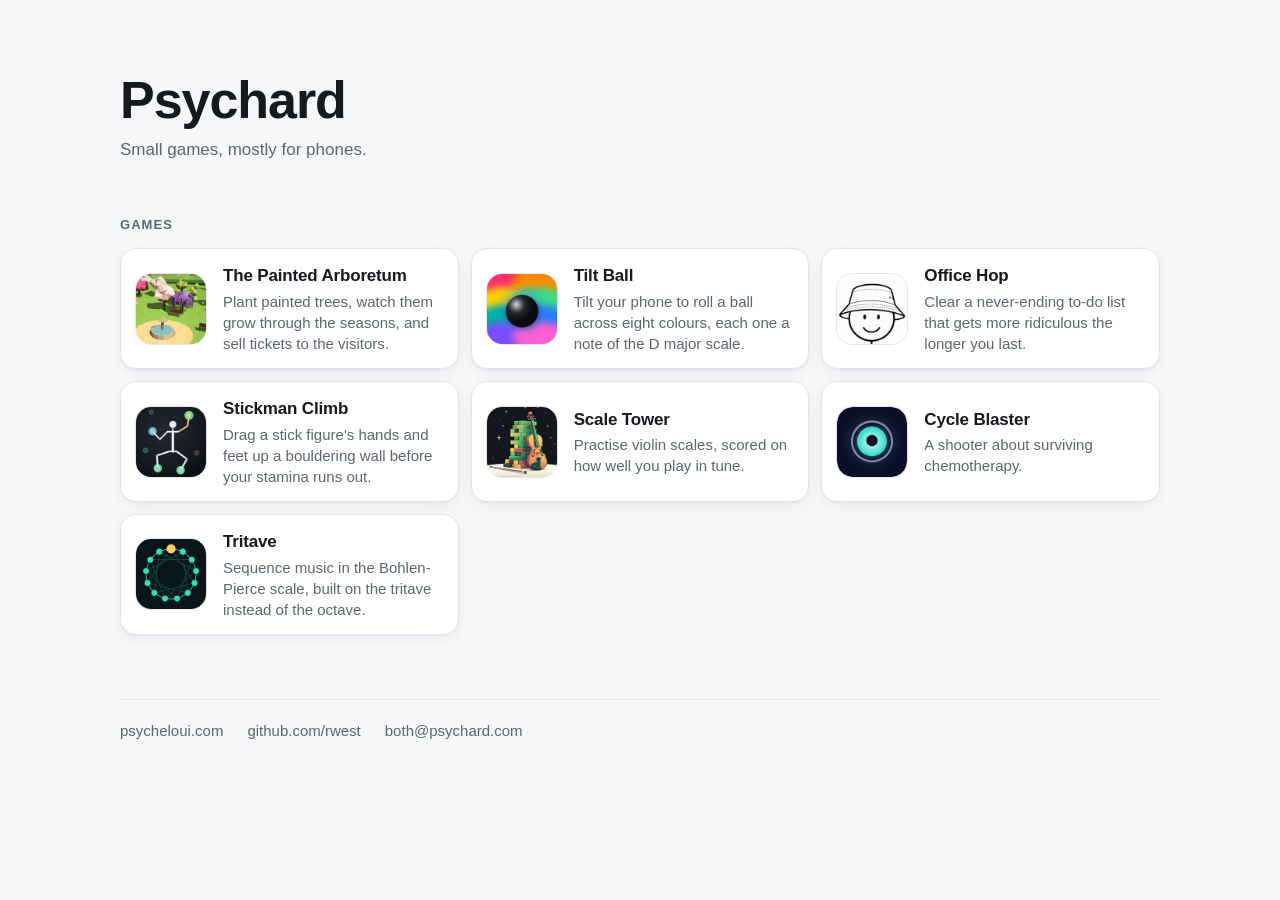
<file: index.html>
<!doctype html>
<html lang="en">
<head>
<meta charset="utf-8">
<meta name="viewport" content="width=device-width, initial-scale=1, viewport-fit=cover">

<title>Psychard — small games, mostly for phones</title>
<meta name="description" content="Games made by the Psychard family: a garden of painted trees, a tilt-controlled sound toy, a bouldering puzzle, a violin scales trainer, a chemo shooter, an office platformer and a Bohlen-Pierce sequencer.">
<link rel="canonical" href="https://www.psychard.com/">

<meta name="theme-color" content="#f6f7f9" media="(prefers-color-scheme: light)">
<meta name="theme-color" content="#0b0d11" media="(prefers-color-scheme: dark)">

<link rel="icon" href="/icons/psychard.svg" type="image/svg+xml">
<link rel="icon" href="/icons/favicon-32.png" sizes="32x32" type="image/png">
<link rel="apple-touch-icon" href="/icons/apple-touch-icon.png">

<meta property="og:type" content="website">
<meta property="og:url" content="https://www.psychard.com/">
<meta property="og:title" content="Psychard">
<meta property="og:description" content="Small games, mostly for phones.">
<meta property="og:image" content="https://www.psychard.com/icons/og.png">
<meta property="og:image:width" content="1200">
<meta property="og:image:height" content="630">
<meta name="twitter:card" content="summary_large_image">

<link rel="stylesheet" href="/styles.css">
</head>
<body>

<div class="wrap">

  <header>
    <h1 class="site-title">Psychard</h1>
    <p class="tagline">Small games, mostly for phones.</p>
  </header>

  <main>
    <h2 class="section-heading">Games</h2>

    <!-- ─────────────────────────────────────────────────────────────────────
         To add a game: copy one <li> block, change the link, icon, name and
         description, and drop a square PNG (180×180 is plenty) into /icons/.
         Nothing else needs touching — the grid reflows on its own.
         ───────────────────────────────────────────────────────────────────── -->
    <ul class="games">

      <li>
        <a class="card" href="https://arboretum.psychard.com/">
          <img class="card__icon" src="/icons/arboretum.png" alt="" width="180" height="180">
          <span class="card__text">
            <span class="card__name">The Painted Arboretum</span>
            <span class="card__desc">Plant painted trees, watch them grow through the seasons, and sell tickets to the visitors.</span>
          </span>
        </a>
      </li>

      <li>
        <a class="card" href="/tilt/">
          <img class="card__icon" src="/icons/tilt.png" alt="" width="180" height="180">
          <span class="card__text">
            <span class="card__name">Tilt Ball</span>
            <span class="card__desc">Tilt your phone to roll a ball across eight colours, each one a note of the D major scale.</span>
          </span>
        </a>
      </li>

     <li>
        <a class="card" href="https://psycheloui.github.io/Cell-blaster/office-hop.html">
          <img class="card__icon" src="/icons/office-hop.png" alt="" width="180" height="180">
          <span class="card__text">
            <span class="card__name">Office Hop</span>
            <span class="card__desc">Clear a never-ending to-do list that gets more ridiculous the longer you last.</span>
          </span>
        </a>
      </li>
         
      <li>
        <a class="card" href="https://climb.psychard.com/">
          <img class="card__icon" src="/icons/climb.png" alt="" width="180" height="180">
          <span class="card__text">
            <span class="card__name">Stickman Climb</span>
            <span class="card__desc">Drag a stick figure's hands and feet up a bouldering wall before your stamina runs out.</span>
          </span>
        </a>
      </li>

      <li>
        <a class="card" href="https://rwest.github.io/scales-tuner/">
          <img class="card__icon" src="/icons/scales.png" alt="" width="180" height="180">
          <span class="card__text">
            <span class="card__name">Scale Tower</span>
            <span class="card__desc">Practise violin scales, scored on how well you play in tune.</span>
          </span>
        </a>
      </li>

      <li>
        <a class="card" href="https://psycheloui.github.io/Cell-blaster/cell-blaster.html">
          <img class="card__icon" src="/icons/cycle-blaster.png" alt="" width="180" height="180">
          <span class="card__text">
            <span class="card__name">Cycle Blaster</span>
            <span class="card__desc">A shooter about surviving chemotherapy.</span>
          </span>
        </a>
      </li>

      <li>
        <a class="card" href="https://psycheloui.github.io/Cell-blaster/bp-sequencer.html">
          <img class="card__icon" src="/icons/tritave.png" alt="" width="180" height="180">
          <span class="card__text">
            <span class="card__name">Tritave</span>
            <span class="card__desc">Sequence music in the Bohlen-Pierce scale, built on the tritave instead of the octave.</span>
          </span>
        </a>
      </li>

    </ul>
    <!-- ───────────────────────────────── end of games ────────────────────── -->

    <!-- Merch goes here when the Printful store is ready. Same pattern:
         <h2 class="section-heading">Merch</h2> followed by a <ul class="games">. -->
  </main>

  <footer class="site-footer">
    <a href="https://psycheloui.com/">psycheloui.com</a>
    <a href="https://github.com/rwest">github.com/rwest</a>
    <a href="mailto:both@psychard.com">both@psychard.com</a>
  </footer>

</div>

</body>
</html>
</file>
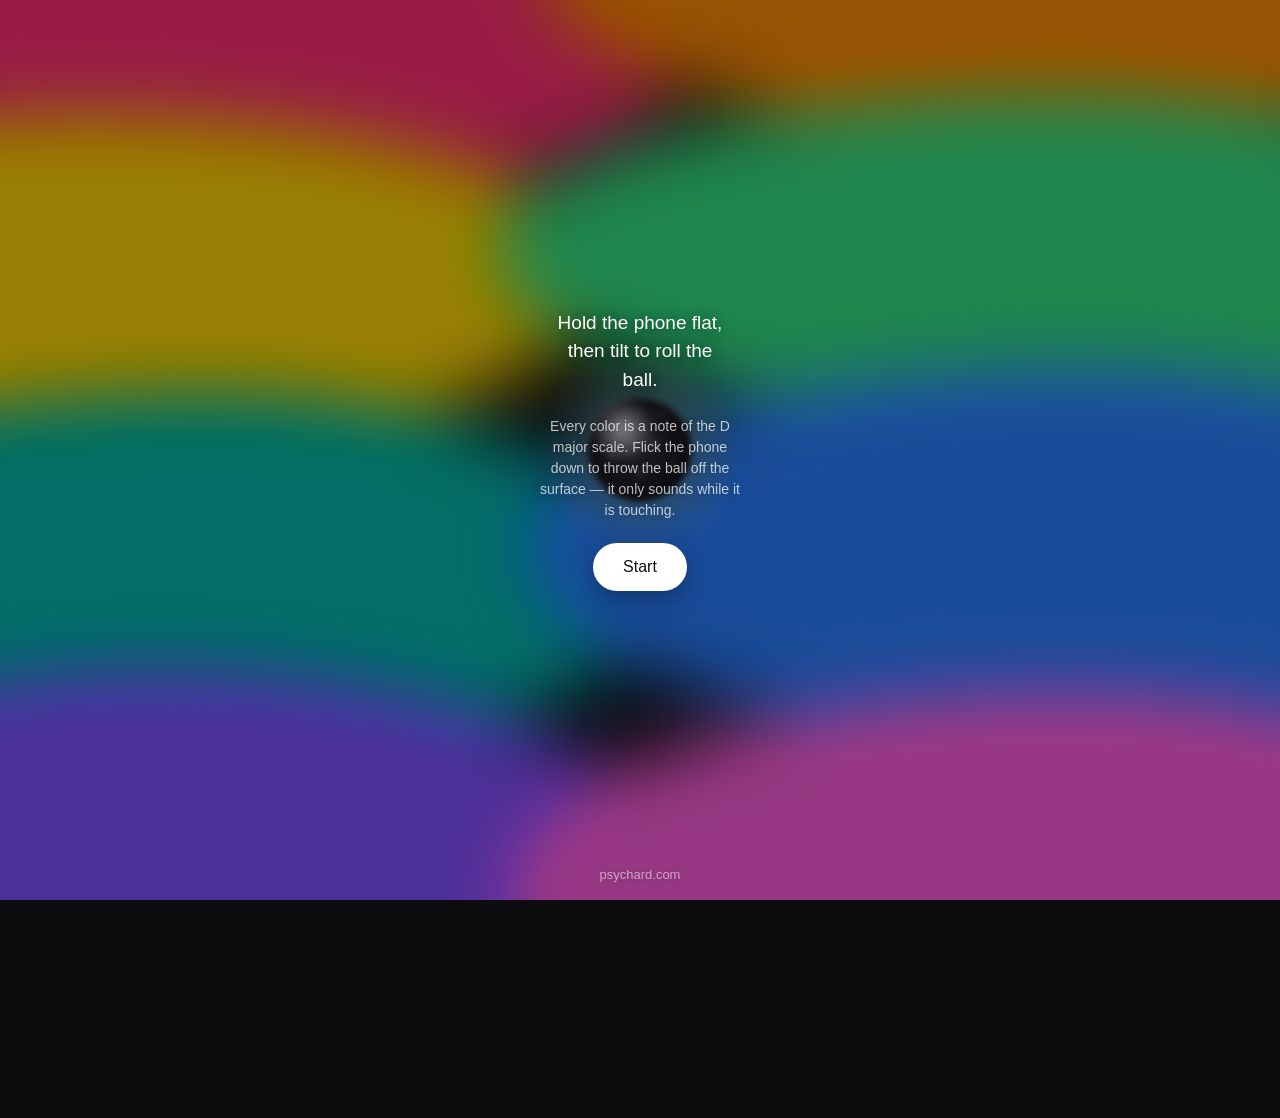
<file: tilt/index.html>
<!DOCTYPE html>
<html lang="en">
<head>
<meta charset="utf-8">
<meta name="viewport" content="width=device-width, initial-scale=1, maximum-scale=1, viewport-fit=cover">
<meta name="theme-color" content="#0d0d10">
<title>Tilt Ball — Psychard</title>
<meta name="description" content="Tilt your phone to roll a ball across eight colours. Every colour is a note of the D major scale; pick the instrument that plays them.">
<link rel="canonical" href="https://www.psychard.com/tilt/">
<link rel="manifest" href="/tilt/manifest.json">
<link rel="icon" href="/icons/psychard.svg" type="image/svg+xml">
<link rel="icon" href="/icons/favicon-32.png" sizes="32x32" type="image/png">
<link rel="apple-touch-icon" href="/icons/tilt.png">
<meta name="apple-mobile-web-app-capable" content="yes">
<meta name="mobile-web-app-capable" content="yes">
<meta name="apple-mobile-web-app-status-bar-style" content="black-translucent">
<meta name="apple-mobile-web-app-title" content="Tilt Ball">
<meta property="og:type" content="website">
<meta property="og:site_name" content="Psychard">
<meta property="og:url" content="https://www.psychard.com/tilt/">
<meta property="og:title" content="Tilt Ball">
<meta property="og:description" content="Tilt your phone to roll a ball across eight notes of the D major scale.">
<meta property="og:image" content="https://www.psychard.com/icons/og-tilt.png">
<meta property="og:image:width" content="1200">
<meta property="og:image:height" content="630">
<meta property="og:image:type" content="image/png">
<meta property="og:image:alt" content="A dark ball resting on a field of eight colours.">
<meta name="twitter:card" content="summary_large_image">
<meta name="twitter:image" content="https://www.psychard.com/icons/og-tilt.png">
<style>
  :root{
    --c1:#ff2f6d; --c2:#ff8a00; --c3:#ffd400; --c4:#3ddc84;
    --c5:#00b3a4; --c6:#2d7bff; --c7:#7b4dff; --c8:#ff5fd2;
    --ink:#111114;
  }
  *{box-sizing:border-box;-webkit-tap-highlight-color:transparent}
  html,body{height:100%;margin:0;overflow:hidden;background:#0d0d10}
  body{
    font-family:"Helvetica Neue",Helvetica,Arial,system-ui,sans-serif;
    touch-action:none;overscroll-behavior:none;position:fixed;inset:0;
  }

  #field{position:absolute;inset:-14%;filter:blur(34px) saturate(1.12)}
  .blob{position:absolute;border-radius:52% 48% 43% 57% / 47% 55% 45% 53%}
  .b1{background:var(--c1);left:-8%;top:-6%;width:62%;height:34%}
  .b2{background:var(--c2);left:44%;top:-9%;width:64%;height:31%;border-radius:60% 40% 55% 45% / 55% 50% 50% 45%}
  .b3{background:var(--c3);left:-10%;top:21%;width:58%;height:30%;border-radius:45% 55% 60% 40% / 50% 45% 55% 50%}
  .b4{background:var(--c4);left:41%;top:19%;width:67%;height:29%}
  .b5{background:var(--c5);left:-9%;top:45%;width:60%;height:31%;border-radius:55% 45% 40% 60% / 45% 55% 45% 55%}
  .b6{background:var(--c6);left:43%;top:43%;width:65%;height:33%}
  .b7{background:var(--c7);left:-11%;top:69%;width:63%;height:39%;border-radius:50% 50% 45% 55% / 55% 45% 55% 45%}
  .b8{background:var(--c8);left:42%;top:71%;width:66%;height:37%}

  canvas{position:absolute;inset:0;width:100%;height:100%;display:block}

  #gate{
    position:absolute;inset:0;display:flex;flex-direction:column;
    align-items:center;justify-content:center;gap:22px;
    background:rgba(10,10,14,.42);backdrop-filter:blur(3px);
    -webkit-backdrop-filter:blur(3px);
  }
  #gate .lead{
    margin:0;color:#fff;font-size:19px;line-height:1.5;
    text-align:center;max-width:16ch;text-shadow:0 1px 14px rgba(0,0,0,.45)
  }
  #gate .sub{
    margin:0;color:#fff;opacity:.72;font-size:14px;line-height:1.5;
    text-align:center;max-width:26ch;text-shadow:0 1px 12px rgba(0,0,0,.5)
  }
  #gate .home{
    position:absolute;bottom:calc(18px + env(safe-area-inset-bottom));
    color:#fff;opacity:.55;font-size:13px;text-decoration:none;
    text-shadow:0 1px 10px rgba(0,0,0,.5)
  }
  button{font:inherit;border:0;cursor:pointer;color:var(--ink)}
  #go{
    font-size:16px;background:#fff;border-radius:999px;padding:15px 30px;
    box-shadow:0 8px 26px rgba(0,0,0,.3);
  }
  #go:active{transform:translateY(1px)}
  button:focus-visible{outline:3px solid #fff;outline-offset:3px}

  #recenter{
    position:absolute;right:14px;top:calc(14px + env(safe-area-inset-top));
    display:none;padding:9px 15px;font-size:13px;border-radius:999px;
    background:rgba(255,255,255,.8);box-shadow:0 4px 14px rgba(0,0,0,.2);
  }

  #rack{
    position:absolute;left:0;right:0;bottom:0;display:none;
    padding:14px 12px calc(14px + env(safe-area-inset-bottom));
    background:linear-gradient(to top,rgba(8,8,12,.55),rgba(8,8,12,0));
  }
  #rack .row{display:flex;flex-wrap:wrap;gap:7px;justify-content:center}
  .voice{
    padding:9px 15px;font-size:13.5px;border-radius:999px;
    background:rgba(255,255,255,.16);color:#fff;
    border:1px solid rgba(255,255,255,.32);
    backdrop-filter:blur(6px);-webkit-backdrop-filter:blur(6px);
  }
  .voice[aria-pressed="true"]{
    background:#fff;color:var(--ink);border-color:#fff;
    box-shadow:0 4px 16px rgba(0,0,0,.28);
  }
  #enable{
    display:none;margin:0 auto 10px;padding:10px 18px;font-size:14px;
    border-radius:999px;background:#fff;color:var(--ink);
    box-shadow:0 4px 16px rgba(0,0,0,.28);
  }
  #hint{
    margin:0 0 10px;padding:0 2px;text-align:center;
    color:#fff;font-size:13px;line-height:1.45;opacity:.78;
    text-shadow:0 1px 10px rgba(0,0,0,.55);display:none;pointer-events:none
  }
  .hidden{display:none !important}
</style>
</head>
<body>

<div id="field">
  <div class="blob b1"></div><div class="blob b2"></div>
  <div class="blob b3"></div><div class="blob b4"></div>
  <div class="blob b5"></div><div class="blob b6"></div>
  <div class="blob b7"></div><div class="blob b8"></div>
</div>

<canvas id="stage"></canvas>

<button id="recenter">Recenter</button>

<div id="rack">
  <button id="enable">Enable tilt</button>
  <p id="hint">No tilt sensor available here. Press and hold anywhere; the surface tips toward your finger and levels off when you let go. Double-tap, or press space, to toss the ball.</p>
  <div class="row">
    <button class="voice" data-v="violin">Violin</button>
    <button class="voice" data-v="piano">Piano</button>
    <button class="voice" data-v="harp">Harp</button>
    <button class="voice" data-v="trumpet">Trumpet</button>
    <button class="voice" data-v="flute">Flute</button>
    <button class="voice" data-v="percussion">Percussion</button>
    <button class="voice" data-v="off">Mute</button>
  </div>
</div>

<div id="gate">
  <p class="lead">Hold the phone flat, then tilt to roll the ball.</p>
  <p class="sub">Every color is a note of the D major scale. Flick the phone down to throw the ball off the surface — it only sounds while it is touching.</p>
  <button id="go">Start</button>
  <a class="home" href="/">psychard.com</a>
</div>

<script>
(function(){
  const canvas = document.getElementById('stage');
  const ctx = canvas.getContext('2d');
  const gate = document.getElementById('gate');
  const goBtn = document.getElementById('go');
  const rack = document.getElementById('rack');
  const recenterBtn = document.getElementById('recenter');
  const enableBtn = document.getElementById('enable');
  const hint = document.getElementById('hint');

  let W = 0, H = 0, R = 24;
  const ball = { x:0, y:0, vx:0, vy:0 };

  const BASE = 293.6648;              // D4
  const NOTES = [
    {n:'D',  s:0},  {n:'E',  s:2},  {n:'F\u266F', s:4},  {n:'G', s:5},
    {n:'A',  s:7},  {n:'B',  s:9},  {n:'C\u266F', s:11}, {n:'D', s:12}
  ];
  const HUES = ['#ff2f6d','#ff8a00','#ffd400','#3ddc84','#00b3a4','#2d7bff','#7b4dff','#ff5fd2']
    .map(h => [parseInt(h.slice(1,3),16), parseInt(h.slice(3,5),16), parseInt(h.slice(5,7),16)]);

  let centers = [];
  const wts = new Array(8).fill(0);
  let semi = 0, domIdx = 0, domW = 0;

  let M = [1,0,0, 0,1,0, 0,0,1];
  const dots = [];
  (function seedDots(){
    const n = 26, off = 2/n, inc = Math.PI * (3 - Math.sqrt(5));
    for (let i=0;i<n;i++){
      const y = i*off - 1 + off/2;
      const r = Math.sqrt(Math.max(0,1-y*y));
      const phi = i*inc;
      dots.push([Math.cos(phi)*r, y, Math.sin(phi)*r]);
    }
  })();

  function clamp(v,a,b){ return v<a?a:(v>b?b:v); }

  function measure(){
    centers = Array.prototype.map.call(document.querySelectorAll('.blob'), el => {
      const r = el.getBoundingClientRect();
      return { x: r.left + r.width/2, y: r.top + r.height/2 };
    });
  }
  function resize(){
    const dpr = Math.min(window.devicePixelRatio || 1, 2);
    W = window.innerWidth; H = window.innerHeight;
    canvas.width = Math.round(W*dpr); canvas.height = Math.round(H*dpr);
    ctx.setTransform(dpr,0,0,dpr,0,0);
    R = Math.max(15, Math.min(W,H) * 0.058);
    ball.x = clamp(ball.x || W/2, R, W-R);
    ball.y = clamp(ball.y || H/2, R, H-R);
    measure();
  }
  window.addEventListener('resize', resize);
  resize();

  function mixNotes(){
    if (!centers.length) return;
    const eps = Math.min(W,H) * 0.012;
    let tot = 0;
    for (let i=0;i<8;i++){
      const dx = ball.x - centers[i].x, dy = ball.y - centers[i].y;
      const d = Math.sqrt(dx*dx + dy*dy) + eps;
      const w = 1/(d*d*d*d);
      wts[i] = w; tot += w;
    }
    let acc = 0; domW = 0; domIdx = 0;
    for (let i=0;i<8;i++){
      wts[i] /= tot;
      acc += wts[i] * NOTES[i].s;
      if (wts[i] > domW){ domW = wts[i]; domIdx = i; }
    }
    semi = acc;
  }
  function currentFreq(){ return BASE * Math.pow(2, semi/12); }
  function mixedColor(){
    let r=0,g=0,b=0;
    for (let i=0;i<8;i++){ r += HUES[i][0]*wts[i]; g += HUES[i][1]*wts[i]; b += HUES[i][2]*wts[i]; }
    return [r|0, g|0, b|0];
  }

  // ---- instruments ------------------------------------------------------
  const KIT = {
    violin: { kind:'bowed', partials:[{t:'sawtooth',g:0.5,m:1},{t:'sawtooth',g:0.4,m:1,det:8}],
              cutoff:1900, q:1.6, level:0.13, attack:0.18, vibRate:5.4, vibDepth:8, breath:0 },
    trumpet:{ kind:'bowed', partials:[{t:'sawtooth',g:0.5,m:1},{t:'square',g:0.2,m:2}],
              cutoff:2500, q:4.0, level:0.11, attack:0.07, vibRate:5.6, vibDepth:5, breath:0 },
    flute:  { kind:'bowed', partials:[{t:'sine',g:0.75,m:1},{t:'triangle',g:0.1,m:2}],
              cutoff:2700, q:0.8, level:0.16, attack:0.12, vibRate:4.9, vibDepth:4, breath:0.035 },
    piano:  { kind:'struck', partials:[{t:'triangle',g:0.6,m:1},{t:'sine',g:0.24,m:2},{t:'sine',g:0.1,m:3.01}],
              decay:1.9, attack:0.004, cutoff:3400, level:0.3, gap:110 },
    harp:   { kind:'struck', partials:[{t:'triangle',g:0.45,m:1},{t:'sine',g:0.3,m:2},{t:'sine',g:0.14,m:4}],
              decay:1.5, attack:0.003, cutoff:4200, level:0.26, gap:70 },
    percussion:{ kind:'struck', partials:[{t:'sine',g:0.7,m:1},{t:'sine',g:0.22,m:4},{t:'sine',g:0.08,m:9.2}],
              decay:0.42, attack:0.002, cutoff:5200, level:0.34, gap:90, click:true }
  };

  const VOICE_KEY = 'tilt-ball.voice';
  function savedVoice(){
    let v = null;
    try { v = localStorage.getItem(VOICE_KEY); } catch(_) {}
    // a remembered mute would look like a broken app on the next visit
    return (v && v !== 'off' && KIT[v]) ? v : 'violin';
  }

  let AC = null, master = null, noiseBuf = null;
  let voice = 'violin';
  let sus = null;                       // live bowed chain
  let lastStrike = 0, lastStrikeSemi = -99;

  function makeNoise(){
    const len = Math.floor(AC.sampleRate * 1.2);
    const b = AC.createBuffer(1, len, AC.sampleRate);
    const d = b.getChannelData(0);
    for (let i=0;i<len;i++) d[i] = Math.random()*2 - 1;
    return b;
  }

  function initAudio(){
    const Ctor = window.AudioContext || window.webkitAudioContext;
    if (!Ctor) return false;
    AC = new Ctor();
    master = AC.createGain();
    master.gain.value = 0.9;
    master.connect(AC.destination);
    noiseBuf = makeNoise();
    return true;
  }

  function stopSustain(){
    if (!sus) return;
    const t = AC.currentTime;
    sus.gain.gain.cancelScheduledValues(t);
    sus.gain.gain.setTargetAtTime(0.0001, t, 0.05);
    const nodes = sus.nodes;
    setTimeout(() => { nodes.forEach(n => { try{ n.stop(); }catch(_){} try{ n.disconnect(); }catch(_){} }); }, 400);
    sus = null;
  }

  function startSustain(cfg){
    const t = AC.currentTime;
    const out = AC.createGain(); out.gain.value = 0.0001;
    const lpf = AC.createBiquadFilter();
    lpf.type = 'lowpass'; lpf.frequency.value = cfg.cutoff; lpf.Q.value = cfg.q;
    lpf.connect(out); out.connect(master);

    const lfo = AC.createOscillator(); lfo.type = 'sine'; lfo.frequency.value = cfg.vibRate;
    const lfoG = AC.createGain(); lfoG.gain.value = cfg.vibDepth;
    lfo.connect(lfoG); lfo.start();

    const oscs = [], nodes = [lfo];
    for (const p of cfg.partials){
      const o = AC.createOscillator(); o.type = p.t;
      o.frequency.value = currentFreq() * p.m;
      if (p.det) o.detune.value = p.det;
      lfoG.connect(o.detune);
      const g = AC.createGain(); g.gain.value = p.g;
      o.connect(g); g.connect(lpf); o.start();
      oscs.push({o, m:p.m}); nodes.push(o);
    }
    if (cfg.breath){
      const n = AC.createBufferSource(); n.buffer = noiseBuf; n.loop = true;
      const hp = AC.createBiquadFilter(); hp.type='highpass'; hp.frequency.value = 1400;
      const ng = AC.createGain(); ng.gain.value = cfg.breath;
      n.connect(hp); hp.connect(ng); ng.connect(lpf); n.start();
      nodes.push(n);
    }
    out.gain.setTargetAtTime(airborne ? 0.0001 : cfg.level, t, cfg.attack);
    sus = { gain:out, lpf, oscs, nodes, cfg };
  }

  function strike(cfg, vel){
    const t = AC.currentTime;
    const f = currentFreq();
    const out = AC.createGain();
    const peak = cfg.level * clamp(vel, 0.35, 1.15);
    out.gain.setValueAtTime(0.0001, t);
    out.gain.exponentialRampToValueAtTime(peak, t + cfg.attack);
    out.gain.exponentialRampToValueAtTime(0.0001, t + cfg.decay);
    const lpf = AC.createBiquadFilter();
    lpf.type = 'lowpass';
    lpf.frequency.setValueAtTime(cfg.cutoff, t);
    lpf.frequency.exponentialRampToValueAtTime(Math.max(400, cfg.cutoff*0.25), t + cfg.decay);
    lpf.connect(out); out.connect(master);

    for (const p of cfg.partials){
      const o = AC.createOscillator(); o.type = p.t;
      o.frequency.value = f * p.m;
      const g = AC.createGain(); g.gain.value = p.g;
      o.connect(g); g.connect(lpf);
      o.start(t); o.stop(t + cfg.decay + 0.1);
    }
    if (cfg.click){
      const n = AC.createBufferSource(); n.buffer = noiseBuf;
      const bp = AC.createBiquadFilter(); bp.type='bandpass'; bp.frequency.value = f*6; bp.Q.value = 1.4;
      const ng = AC.createGain();
      ng.gain.setValueAtTime(peak*0.5, t);
      ng.gain.exponentialRampToValueAtTime(0.0001, t + 0.05);
      n.connect(bp); bp.connect(ng); ng.connect(master);
      n.start(t); n.stop(t + 0.08);
    }
    setTimeout(() => { try{ out.disconnect(); lpf.disconnect(); }catch(_){} }, (cfg.decay+0.3)*1000);
  }

  // the ball is only touching the glass when it is on the glass
  function liftOff(){
    if (!AC || voice === 'off') return;
    if (KIT[voice].kind === 'bowed' && sus){
      const t = AC.currentTime;
      sus.gain.gain.cancelScheduledValues(t);
      sus.gain.gain.setTargetAtTime(0.0001, t, 0.035);
    }
  }

  function hit(impact){
    if (!AC || voice === 'off') return;
    const cfg = KIT[voice];
    const vel = clamp(impact / 1.6, 0.3, 1.15);
    if (cfg.kind === 'bowed') knock(vel * 820);
    else {
      strike(cfg, vel * 1.15);
      lastStrike = performance.now(); lastStrikeSemi = semi;
    }
  }

  // the bow only comes back when the ball is actually lying on the glass
  function settle(){
    if (!AC || voice === 'off') return;
    const cfg = KIT[voice];
    if (cfg.kind === 'bowed' && sus){
      const t = AC.currentTime;
      sus.gain.gain.cancelScheduledValues(t);
      sus.gain.gain.setTargetAtTime(cfg.level, t, cfg.attack * 0.35);
    }
  }

  function selectVoice(name){
    voice = name;
    if (name !== 'off'){ try { localStorage.setItem(VOICE_KEY, name); } catch(_) {} }
    Array.prototype.forEach.call(document.querySelectorAll('.voice'), b => {
      b.setAttribute('aria-pressed', String(b.dataset.v === name));
    });
    if (!AC) return;
    if (AC.state === 'suspended') AC.resume();
    stopSustain();
    if (name === 'off') return;
    const cfg = KIT[name];
    if (cfg.kind === 'bowed') startSustain(cfg);
    else { strike(cfg, 0.9); lastStrike = performance.now(); lastStrikeSemi = semi; }
  }

  Array.prototype.forEach.call(document.querySelectorAll('.voice'), b => {
    b.addEventListener('click', () => selectVoice(b.dataset.v));
  });

  function updateTone(){
    if (!AC || voice === 'off') return;
    const cfg = KIT[voice];
    const speed = Math.hypot(ball.vx, ball.vy);
    if (cfg.kind === 'bowed'){
      if (!sus || airborne) return;
      const t = AC.currentTime, f = currentFreq();
      for (const {o,m} of sus.oscs) o.frequency.setTargetAtTime(f*m, t, 0.035);
      sus.lpf.frequency.setTargetAtTime(cfg.cutoff + Math.min(1500, speed*1.6), t, 0.1);
      sus.gain.gain.setTargetAtTime(cfg.level * (0.82 + Math.min(0.28, speed/1400)), t, 0.12);
    } else {
      // struck voices re-sound each time the ball reaches a new pitch
      if (airborne) return;
      const now = performance.now();
      if (now - lastStrike > cfg.gap && Math.abs(semi - lastStrikeSemi) > 0.55){
        strike(cfg, 0.45 + Math.min(0.7, speed/900));
        lastStrike = now; lastStrikeSemi = semi;
      }
    }
  }

  function knock(hit){
    if (!AC || voice === 'off') return;
    const cfg = KIT[voice];
    if (cfg.kind === 'struck'){
      strike(cfg, 0.5 + Math.min(0.65, hit/900));
      lastStrike = performance.now(); lastStrikeSemi = semi;
      return;
    }
    const t = AC.currentTime;
    const o = AC.createOscillator(); o.type = 'triangle';
    o.frequency.value = currentFreq() * 2;
    const g = AC.createGain();
    g.gain.setValueAtTime(0.0001, t);
    g.gain.exponentialRampToValueAtTime(Math.min(0.16, hit/900*0.16) + 0.006, t + 0.006);
    g.gain.exponentialRampToValueAtTime(0.0001, t + 0.15);
    o.connect(g); g.connect(master);
    o.start(t); o.stop(t + 0.17);
  }

  // ---- tilt input -------------------------------------------------------
  const MAX_TILT = 30;
  let tiltX = 0, tiltY = 0, zeroX = 0, zeroY = 0;
  let haveSensor = false, pendingZero = true, denied = false;
  let haveMotion = false, fz = 9.81, zAvg = 9.81;
  let touchMode = false, touchBound = false, touching = false;
  let targetX = 0, targetY = 0;

  function screenAngle(){
    if (screen.orientation && typeof screen.orientation.angle === 'number') return screen.orientation.angle;
    return (typeof window.orientation === 'number') ? window.orientation : 0;
  }
  function onOrient(e){
    if (e.beta === null || e.gamma === null) return;
    if (!haveSensor){
      haveSensor = true; touchMode = false;
      hint.style.display = 'none';
      enableBtn.style.display = 'none';
    }
    let gx, gy;
    const a = ((screenAngle() % 360) + 360) % 360;
    if (a === 90)       { gx =  e.beta;  gy = -e.gamma; }
    else if (a === 180) { gx = -e.gamma; gy = -e.beta;  }
    else if (a === 270) { gx = -e.beta;  gy =  e.gamma; }
    else                { gx =  e.gamma; gy =  e.beta;  }
    if (pendingZero){ zeroX = gx; zeroY = gy; pendingZero = false; }
    tiltX = clamp(gx - zeroX, -50, 50);
    tiltY = clamp(gy - zeroY, -50, 50);
  }
  function onMotion(e){
    const a = e.accelerationIncludingGravity;
    if (!a || a.z === null || a.z === undefined) return;
    if (!haveMotion){ haveMotion = true; zAvg = a.z; }
    // iOS and Android disagree on the sign of this axis, so read it off a
    // slow average instead of trusting either: held steady, screen up, the
    // magnitude is one gravity and the sign is whatever this device uses.
    zAvg = zAvg * 0.98 + a.z * 0.02;
    fz = (zAvg < -3 ? -1 : 1) * a.z;
  }

  function setTarget(ev){
    targetX = clamp(((ev.clientX - W/2) / (W/2)) * MAX_TILT, -MAX_TILT, MAX_TILT);
    targetY = clamp(((ev.clientY - H/2) / (H/2)) * MAX_TILT, -MAX_TILT, MAX_TILT);
  }
  function bindTouch(){
    if (touchBound) return;
    touchBound = true;
    let lastTap = 0;
    window.addEventListener('pointerdown', e => {
      if (e.target.tagName === 'BUTTON') return;
      const now = performance.now();
      if (now - lastTap < 330) tossBall();
      lastTap = now;
      touching = true; setTarget(e);
    });
    window.addEventListener('pointermove', e => { if (touching) setTarget(e); });
    const release = () => { touching = false; targetX = 0; targetY = 0; };
    window.addEventListener('pointerup', release);
    window.addEventListener('pointercancel', release);
    window.addEventListener('keydown', e => {
      if (e.key === ' ' || e.code === 'Space'){ e.preventDefault(); tossBall(); }
      if (e.key === 'ArrowLeft')  { targetX = -22; touching = true; }
      if (e.key === 'ArrowRight') { targetX =  22; touching = true; }
      if (e.key === 'ArrowUp')    { targetY = -22; touching = true; }
      if (e.key === 'ArrowDown')  { targetY =  22; touching = true; }
    });
    window.addEventListener('keyup', e => {
      if (e.key === 'ArrowLeft' || e.key === 'ArrowRight') targetX = 0;
      if (e.key === 'ArrowUp'   || e.key === 'ArrowDown')  targetY = 0;
    });
  }
  function enableTouchMode(){
    if (haveSensor) return;
    if (denied){
      hint.textContent = DECLINED;
      enableBtn.style.display = 'block';
    }
    touchMode = true; hint.style.display = 'block'; bindTouch();
  }

  // Safari only hands out motion data after an explicit yes, and only from
  // inside a user gesture, so this has to be callable again from a button.
  async function askMotion(){
    const DOE = window.DeviceOrientationEvent;
    if (!DOE) return false;
    if (typeof DOE.requestPermission !== 'function'){
      window.addEventListener('deviceorientation', onOrient, true);
      await askMotionEvents();
      return true;
    }
    let res = 'denied';
    try { res = await DOE.requestPermission(); } catch(_) {}
    if (res === 'granted'){
      window.addEventListener('deviceorientation', onOrient, true);
      await askMotionEvents();
      denied = false;
      return true;
    }
    denied = true;
    return false;
  }

  // tilt and toss are two different sensors behind one iOS setting
  async function askMotionEvents(){
    const DME = window.DeviceMotionEvent;
    if (!DME) return;
    if (typeof DME.requestPermission === 'function'){
      try { if (await DME.requestPermission() !== 'granted') return; } catch(_) { return; }
    }
    window.addEventListener('devicemotion', onMotion, true);
  }

  const NO_SENSOR = hint.textContent;
  const DECLINED  = 'Motion access was turned down, so tilt is off. Use the button above, or press and hold anywhere to tip the surface toward your finger. Double-tap to toss the ball.';
  const STUCK     = 'Safari is still refusing motion access. Reload the page to be asked again, or switch on Settings \u203A Safari \u203A Motion & Orientation Access.';

  enableBtn.addEventListener('click', async () => {
    enableBtn.disabled = true;
    const ok = await askMotion();
    setTimeout(() => {
      enableBtn.disabled = false;
      if (haveSensor) return;                 // onOrient hides the button itself
      hint.textContent = ok ? NO_SENSOR : STUCK;
      hint.style.display = 'block';
    }, ok ? 700 : 0);
  });

  async function start(){
    gate.classList.add('hidden');
    rack.style.display = 'block';
    recenterBtn.style.display = 'block';
    mixNotes();
    if (initAudio()) selectVoice(savedVoice());
    else {
      Array.prototype.forEach.call(document.querySelectorAll('.voice'), b => { b.disabled = true; });
    }

    const asked = await askMotion();
    setTimeout(() => { if (!haveSensor) enableTouchMode(); }, asked ? 600 : 0);
  }
  goBtn.addEventListener('click', start);
  recenterBtn.addEventListener('click', () => {
    pendingZero = true;
    tiltX = tiltY = targetX = targetY = 0;
    ball.vx = ball.vy = 0; ball.x = W/2; ball.y = H/2;
    hgt = 0; vzz = 0; airborne = false;
  });

  // ---- height off the glass ---------------------------------------------
  // hgt is metres above the screen, vzz metres per second. Real tosses are a
  // few centimetres, so VIS exaggerates them for the eye; EYE is roughly how
  // far your face is from the glass, which is what sets the perspective.
  // Height maps to apparent size through a curve that never flattens out: a
  // hard cap made the ball pop to full size, sit there for most of the hop
  // and pop back, which reads as two states rather than a height. HVIS is how
  // far it may appear to rise, H0 how quickly the first centimetres show.
  const EYE = 0.34, HVIS = 0.13, H0 = 0.055, AIR = 0.0015;
  // vertical restitution: a ball that stops dead on the glass looks snatched
  const ZBOUNCE = 0.34, ZSETTLE = 0.5;
  // True perspective would slide the ball outward by the full lift, which
  // throws it clean off a phone screen from anywhere near an edge. A third of
  // that keeps the parallax legible and the ball in play.
  const PARA = 0.32;
  let hgt = 0, vzz = 0, airborne = false, hSmooth = 0;

  function stepHeight(dt){
    // fz is one gravity while the phone is held steady, and drops toward zero
    // (or below) the instant you snatch the phone downward — that is when the
    // surface falls away from the ball and it is left behind in the air.
    vzz -= fz * dt;
    hgt = Math.min(0.5, hgt + vzz * dt);
    if (hgt <= 0){
      hgt = 0;
      if (airborne){
        const impact = -vzz;
        if (impact > ZSETTLE){
          vzz = impact * ZBOUNCE;        // bounces, so still off the surface
          hit(impact);
        } else {
          vzz = 0; airborne = false;
          if (impact > 0.22) hit(impact);
          settle();
        }
      } else if (vzz < 0) vzz = 0;
    } else if (!airborne && hgt > AIR){
      airborne = true;
      liftOff();
    }
    // A fast hop can cross a centimetre between two frames, which the eye
    // reads as a jump. Follow the height rather than snapping to it; at 30ms
    // the lag is invisible but the corners are rounded off.
    hSmooth += (hgt - hSmooth) * (1 - Math.exp(-dt/0.03));
    if (!airborne && hgt === 0 && hSmooth < 0.0008) hSmooth = 0;
  }

  function tossBall(){
    if (airborne) return;
    vzz = 0.9; hgt = AIR * 1.5;
  }

  // ---- physics ----------------------------------------------------------
  const G = 1650, ROLL = 5/7, DEAD = 0.9, BOUNCE = 0.52, DRAG = 0.9;

  function step(dt){
    if (touchMode){
      const k = 1 - Math.exp(-9 * dt);
      tiltX += (targetX - tiltX) * k;
      tiltY += (targetY - tiltY) * k;
      if (!touching && Math.abs(tiltX) < 0.4) tiltX = 0;
      if (!touching && Math.abs(tiltY) < 0.4) tiltY = 0;
    }
    stepHeight(dt);

    // a ball in the air has nothing to roll against: full gravity, no drag
    const roll = airborne ? 1 : ROLL;
    const dead = airborne ? 0 : DEAD;
    const ax = Math.abs(tiltX) < dead ? 0 : roll * G * Math.sin(tiltX * Math.PI/180);
    const ay = Math.abs(tiltY) < dead ? 0 : roll * G * Math.sin(tiltY * Math.PI/180);

    ball.vx += ax * dt; ball.vy += ay * dt;
    if (!airborne){
      const damp = Math.exp(-DRAG * dt);
      ball.vx *= damp; ball.vy *= damp;
      if (ax === 0 && Math.abs(ball.vx) < 5) ball.vx = 0;
      if (ay === 0 && Math.abs(ball.vy) < 5) ball.vy = 0;
    }

    const px = ball.x, py = ball.y;
    ball.x += ball.vx * dt; ball.y += ball.vy * dt;

    let hit = 0;
    if (ball.x < R){   hit = Math.abs(ball.vx); ball.x = R;   ball.vx =  Math.abs(ball.vx) * BOUNCE; }
    if (ball.x > W-R){ hit = Math.abs(ball.vx); ball.x = W-R; ball.vx = -Math.abs(ball.vx) * BOUNCE; }
    if (ball.y < R){   hit = Math.max(hit, Math.abs(ball.vy)); ball.y = R;   ball.vy =  Math.abs(ball.vy) * BOUNCE; }
    if (ball.y > H-R){ hit = Math.max(hit, Math.abs(ball.vy)); ball.y = H-R; ball.vy = -Math.abs(ball.vy) * BOUNCE; }
    if (hit > 90) knock(hit);

    if (!airborne) spin(ball.x - px, ball.y - py);
  }

  function spin(dx, dy){
    const d = Math.hypot(dx, dy);
    if (d < 0.0001) return;
    const ang = d / R;
    const ux = dy/d, uy = -dx/d, uz = 0;
    const c = Math.cos(ang), s = Math.sin(ang), t = 1-c;
    const A = [
      t*ux*ux + c,    t*ux*uy,        t*ux*uz + s*uy,
      t*ux*uy,        t*uy*uy + c,    t*uy*uz - s*ux,
      t*ux*uz - s*uy, t*uy*uz + s*ux, c
    ];
    const B = M, out = new Array(9);
    for (let r=0;r<3;r++) for (let col=0;col<3;col++){
      out[r*3+col] = A[r*3]*B[col] + A[r*3+1]*B[3+col] + A[r*3+2]*B[6+col];
    }
    M = out;
  }

  // ---- render -----------------------------------------------------------
  function draw(){
    ctx.clearRect(0,0,W,H);
    const lean = Math.min(1, Math.hypot(tiltX, tiltY)/40);

    // Your eye is above the middle of the glass, so a ball that leaves the
    // surface swells and slides outward from the centre while its shadow
    // stays behind on the plane. That parallax is the whole 3D effect.
    const hv = HVIS * (1 - Math.exp(-hSmooth / H0));
    const lift = EYE / (EYE - hv);
    const off  = lift - 1;                       // 0 while it is touching
    const br = R * lift;
    const slide = 1 + off * PARA;
    const bx = clamp(W/2 + (ball.x - W/2) * slide, br*0.4, W - br*0.4);
    const by = clamp(H/2 + (ball.y - H/2) * slide, br*0.4, H - br*0.4);

    const col = mixedColor();
    const rgb = col[0]+','+col[1]+','+col[2];

    // Shadow: stays on the plane, spreads and softens with height, and slides
    // down-right away from the light the highlight already implies — which is
    // what separates ball from shadow even when the ball is dead centre and
    // the parallax has nothing to work with.
    const sx = ball.x + (tiltX/40) * R * 0.5 + off * R * 1.25;
    const sy = ball.y + (tiltY/40) * R * 0.5 + R*0.14 + off * R * 1.45;
    ctx.save();
    ctx.globalAlpha = Math.max(0.08, (0.3 - lean*0.08) * (1 - off*0.55));
    ctx.fillStyle = '#000';
    ctx.filter = 'blur(' + (R*(0.28 + off*2.4)).toFixed(1) + 'px)';
    ctx.beginPath();
    ctx.ellipse(sx, sy, R*(1.02 + off*2.1), R*(0.94 + off*2.1), 0, 0, Math.PI*2);
    ctx.fill();
    ctx.restore();

    // the glow is the screen's light on the ball, so it dies with the contact
    ctx.save();
    const halo = ctx.createRadialGradient(bx, by, br*0.85, bx, by, br*2.0);
    halo.addColorStop(0, 'rgba('+rgb+',' + (0.5/(1 + off*5)).toFixed(3) + ')');
    halo.addColorStop(1, 'rgba('+rgb+',0)');
    ctx.beginPath();
    ctx.arc(bx, by, br*2.0, 0, Math.PI*2);
    ctx.fillStyle = halo;
    ctx.fill();
    ctx.restore();

    const g = ctx.createRadialGradient(
      bx - br*0.35, by - br*0.4, br*0.08,
      bx, by, br*1.06
    );
    g.addColorStop(0,   '#5c5f6b');
    g.addColorStop(0.42,'#26272e');
    g.addColorStop(1,   '#0c0c10');
    ctx.beginPath();
    ctx.arc(bx, by, br, 0, Math.PI*2);
    ctx.fillStyle = g;
    ctx.fill();

    ctx.save();
    ctx.clip();
    for (const p of dots){
      const z = M[6]*p[0] + M[7]*p[1] + M[8]*p[2];
      if (z <= 0.05) continue;
      const x = M[0]*p[0] + M[1]*p[1] + M[2]*p[2];
      const y = M[3]*p[0] + M[4]*p[1] + M[5]*p[2];
      ctx.beginPath();
      ctx.arc(bx + x*br*0.9, by + y*br*0.9, br*0.085*z + br*0.02, 0, Math.PI*2);
      ctx.fillStyle = 'rgba(255,255,255,' + (0.16*z).toFixed(3) + ')';
      ctx.fill();
    }
    ctx.restore();

    ctx.save();
    ctx.globalAlpha = 0.75;
    const h = ctx.createRadialGradient(
      bx - br*0.34, by - br*0.4, 0,
      bx - br*0.34, by - br*0.4, br*0.62
    );
    h.addColorStop(0, 'rgba(255,255,255,.9)');
    h.addColorStop(1, 'rgba(255,255,255,0)');
    ctx.beginPath();
    ctx.arc(bx, by, br, 0, Math.PI*2);
    ctx.fillStyle = h;
    ctx.fill();
    ctx.restore();

    ctx.beginPath();
    ctx.arc(bx, by, br-0.6, 0, Math.PI*2);
    ctx.strokeStyle = 'rgba(255,255,255,.24)';
    ctx.lineWidth = 1.2;
    ctx.stroke();

    // no contact, no note
    const a = clamp((domW - 0.7) / 0.22, 0, 1) * Math.max(0, 1 - off*6);
    if (a > 0.01){
      ctx.save();
      ctx.globalAlpha = a;
      ctx.font = '600 ' + (br*0.95).toFixed(0) + 'px "Helvetica Neue",Helvetica,Arial,sans-serif';
      ctx.textAlign = 'center';
      ctx.fillStyle = '#fff';
      ctx.shadowColor = 'rgba(0,0,0,.45)';
      ctx.shadowBlur = 10;
      ctx.fillText(NOTES[domIdx].n, bx, by - br*1.5);
      ctx.restore();
    }
  }

  let last = performance.now();
  function frame(now){
    let dt = Math.min((now - last)/1000, 1/30);
    last = now;
    for (let i=0;i<2;i++) step(dt/2);
    mixNotes();
    updateTone();
    draw();
    requestAnimationFrame(frame);
  }
  requestAnimationFrame(frame);

  document.addEventListener('visibilitychange', () => {
    if (!AC) return;
    if (document.hidden) AC.suspend();
    else if (voice !== 'off') AC.resume();
  });

  document.addEventListener('touchmove', e => e.preventDefault(), {passive:false});
})();
</script></body></html>
</file>
<file: styles.css>
/* psychard.com — one page, no build step, no CDN.
   Colours live as custom properties so light and dark share every rule. */

:root {
  color-scheme: light dark;

  --bg: #f6f7f9;
  --surface: #ffffff;
  --border: #e2e6ea;
  --text: #16191d;
  --muted: #5c6672;
  --accent: #2a8a63;
  --icon-bg: #eef0f3;
  --shadow: 0 1px 2px rgba(16, 25, 45, .05), 0 4px 14px rgba(16, 25, 45, .05);
}

@media (prefers-color-scheme: dark) {
  :root {
    --bg: #0b0d11;
    --surface: #151a21;
    --border: #252d38;
    --text: #e8edf5;
    --muted: #8b97a9;
    --accent: #7dd3a0;
    --icon-bg: #1d232c;
    --shadow: none;
  }
}

*, *::before, *::after { box-sizing: border-box; }

html { -webkit-text-size-adjust: 100%; }

body {
  margin: 0;
  background: var(--bg);
  color: var(--text);
  font: 17px/1.5 -apple-system, BlinkMacSystemFont, "Segoe UI", Roboto,
        "Helvetica Neue", Arial, sans-serif;
  -webkit-font-smoothing: antialiased;
}

/* max() against the safe-area insets keeps content clear of the notch and the
   rounded corners when an iPhone is held in landscape. */
.wrap {
  max-width: 1080px;
  margin-inline: auto;
  padding-block: clamp(2.5rem, 8vw, 4.5rem) 2.5rem;
  padding-inline:
    max(1.25rem, env(safe-area-inset-left))
    max(1.25rem, env(safe-area-inset-right));
  padding-bottom: max(2.5rem, env(safe-area-inset-bottom));
}

.site-title {
  margin: 0;
  font-size: clamp(2.25rem, 9vw, 3.25rem);
  font-weight: 700;
  letter-spacing: -.02em;
  line-height: 1.1;
}

.tagline {
  margin: .5rem 0 0;
  color: var(--muted);
  font-size: 1.0625rem;
}

.section-heading {
  margin: clamp(2.25rem, 7vw, 3.25rem) 0 0;
  font-size: .8125rem;
  font-weight: 600;
  letter-spacing: .08em;
  text-transform: uppercase;
  color: var(--muted);
}

/* auto-fill + minmax does the responsiveness on its own: one column on a
   phone, two or three once there is room, with no breakpoints to maintain. */
.games {
  list-style: none;
  margin: .875rem 0 0;
  padding: 0;
  display: grid;
  gap: .75rem;
  grid-template-columns: repeat(auto-fill, minmax(310px, 1fr));
}

.card {
  display: grid;
  grid-template-columns: 72px 1fr;
  align-items: center;
  gap: 1rem;
  height: 100%;
  padding: .875rem;
  background: var(--surface);
  border: 1px solid var(--border);
  border-radius: 16px;
  box-shadow: var(--shadow);
  color: inherit;
  text-decoration: none;
  transition: border-color .15s ease, transform .15s ease;
}

/* The tile behind each icon matters: Office Hop's art is black-on-white and
   would vanish into the light theme, while the other four are dark-backed and
   would vanish into the dark one. A bordered tile gives all five an edge. */
.card__icon {
  display: block;
  width: 72px;
  height: 72px;
  border-radius: 22.5%;
  background: var(--icon-bg);
  border: 1px solid var(--border);
}

.card__name {
  display: block;
  font-weight: 600;
  letter-spacing: -.01em;
}

.card__desc {
  display: block;
  margin-top: .15rem;
  color: var(--muted);
  font-size: .9375rem;
  line-height: 1.4;
}

@media (hover: hover) {
  .card:hover {
    border-color: var(--accent);
    transform: translateY(-2px);
  }
}

.card:focus-visible {
  outline: 2px solid var(--accent);
  outline-offset: 3px;
}

.site-footer {
  display: flex;
  flex-wrap: wrap;
  gap: .5rem 1.5rem;
  margin-top: clamp(2.5rem, 8vw, 4rem);
  padding-top: 1.25rem;
  border-top: 1px solid var(--border);
  font-size: .9375rem;
}

.site-footer a {
  color: var(--muted);
  text-decoration: none;
}

.site-footer a:hover { color: var(--text); text-decoration: underline; }

.site-footer a:focus-visible {
  outline: 2px solid var(--accent);
  outline-offset: 3px;
  border-radius: 3px;
}

@media (prefers-reduced-motion: reduce) {
  .card { transition: none; }
  .card:hover { transform: none; }
}
</file>
